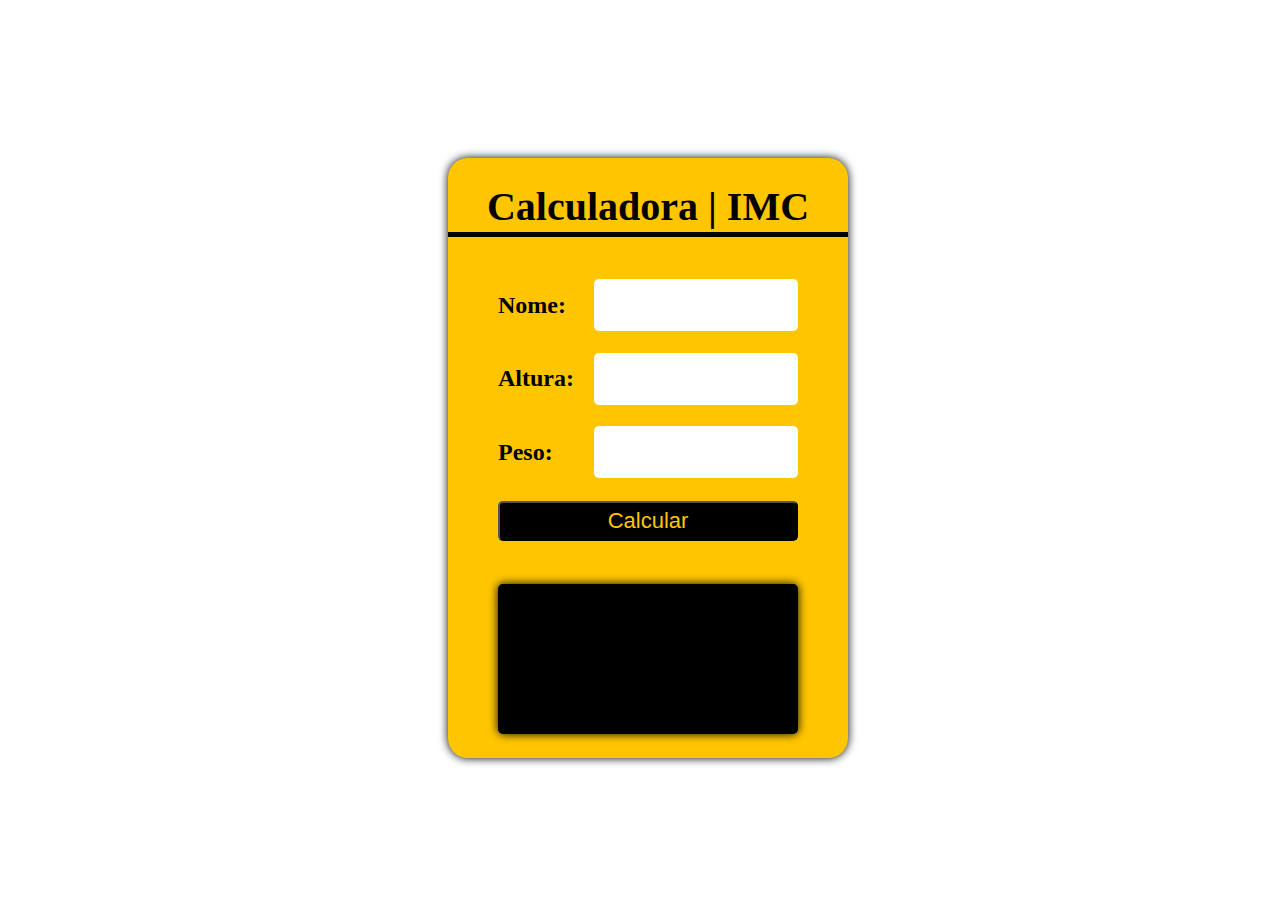
<file: 00-IMC/index.html>
<!DOCTYPE html>
<html lang="en">
<head>
  <meta charset="UTF-8">
  <meta http-equiv="X-UA-Compatible" content="IE=edge">
  <meta name="viewport" content="width=device-width, initial-scale=1.0">
  <title>IMC</title>

  <link rel="stylesheet" href="style.css">
</head>
<body>
  <main>
    <div class="container">
      <div class="title">Calculadora | IMC </div>
      <div class="input">
        <label for="">Nome:</label>
        <input type="text" id="nome">
      </div>
      <div class="input">
        <label for="">Altura:</label>
        <input type="number" id="altura">
      </div>
      <div class="input">
        <label for="">Peso:</label>
        <input type="number" id="peso">
      </div>
      <button id="calcular">Calcular</button>

      <div class="result" id="resultado"></div>
    </div>
  </main>
  <script src="./imc.js"></script>
  <!-- <script src="./teste.js"></script> -->
</body>
</html>
</file>
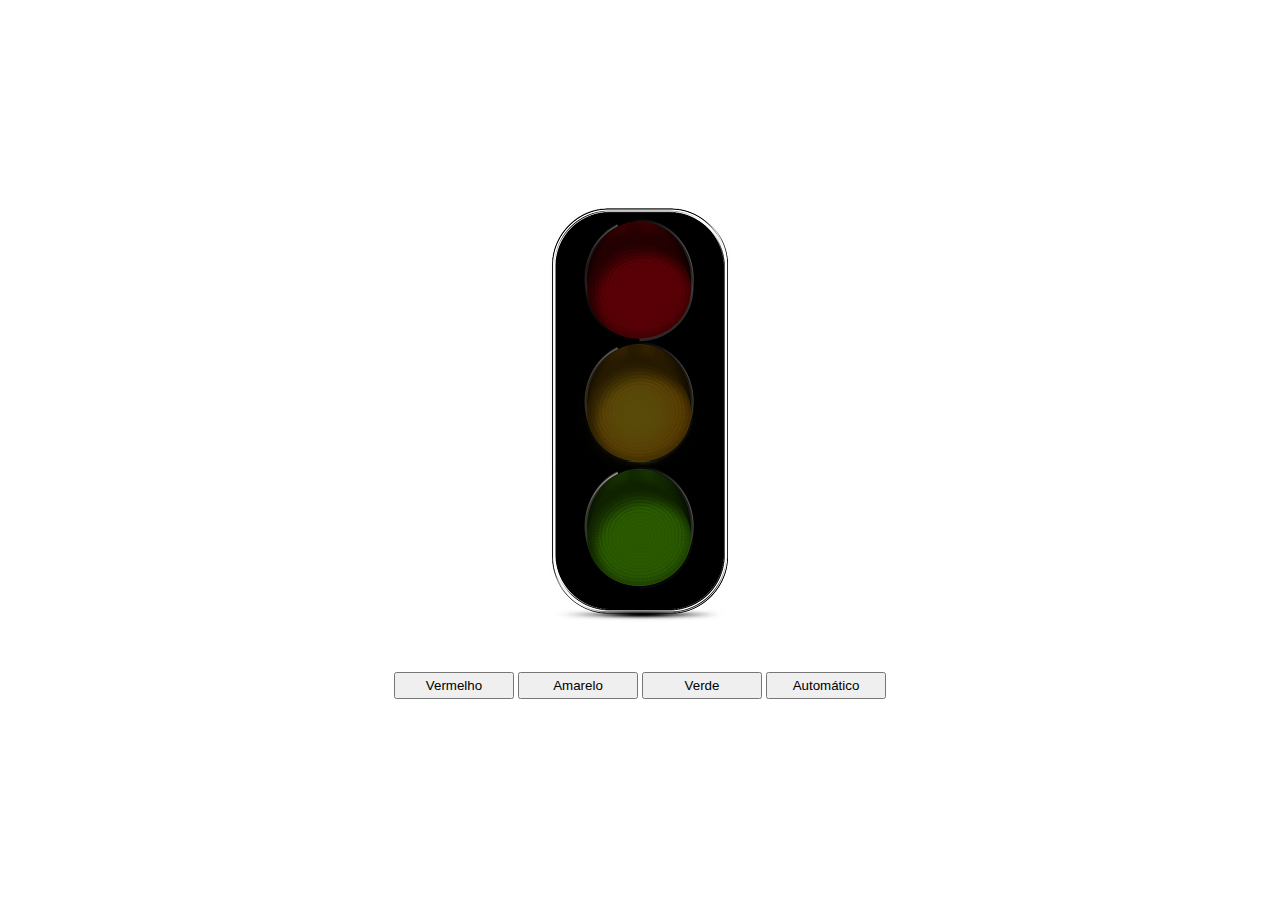
<file: 02-semáforo/index.html>
<!DOCTYPE html>
<html lang="en">
<head>
  <meta charset="UTF-8">
  <meta http-equiv="X-UA-Compatible" content="IE=edge">
  <meta name="viewport" content="width=device-width, initial-scale=1.0">
  <title>Semáfaro</title>

  <link rel="stylesheet" href="style.css">
</head>
<body>
  <main>
    <div>
      <img src="./img/desligado.png" id="img" alt="semafaro desligado">
    </div>
    <div id="buttons">
      <button id="red" class="button">Vermelho</button>
      <button id="yellow" class="button">Amarelo</button>
      <button id="green" class="button">Verde</button>
      <button id="automatic" class="button">Automático</button>
    </div>
  </main>
  
  <script src="./semafaro.js"></script>
</body>
</html>
</file>
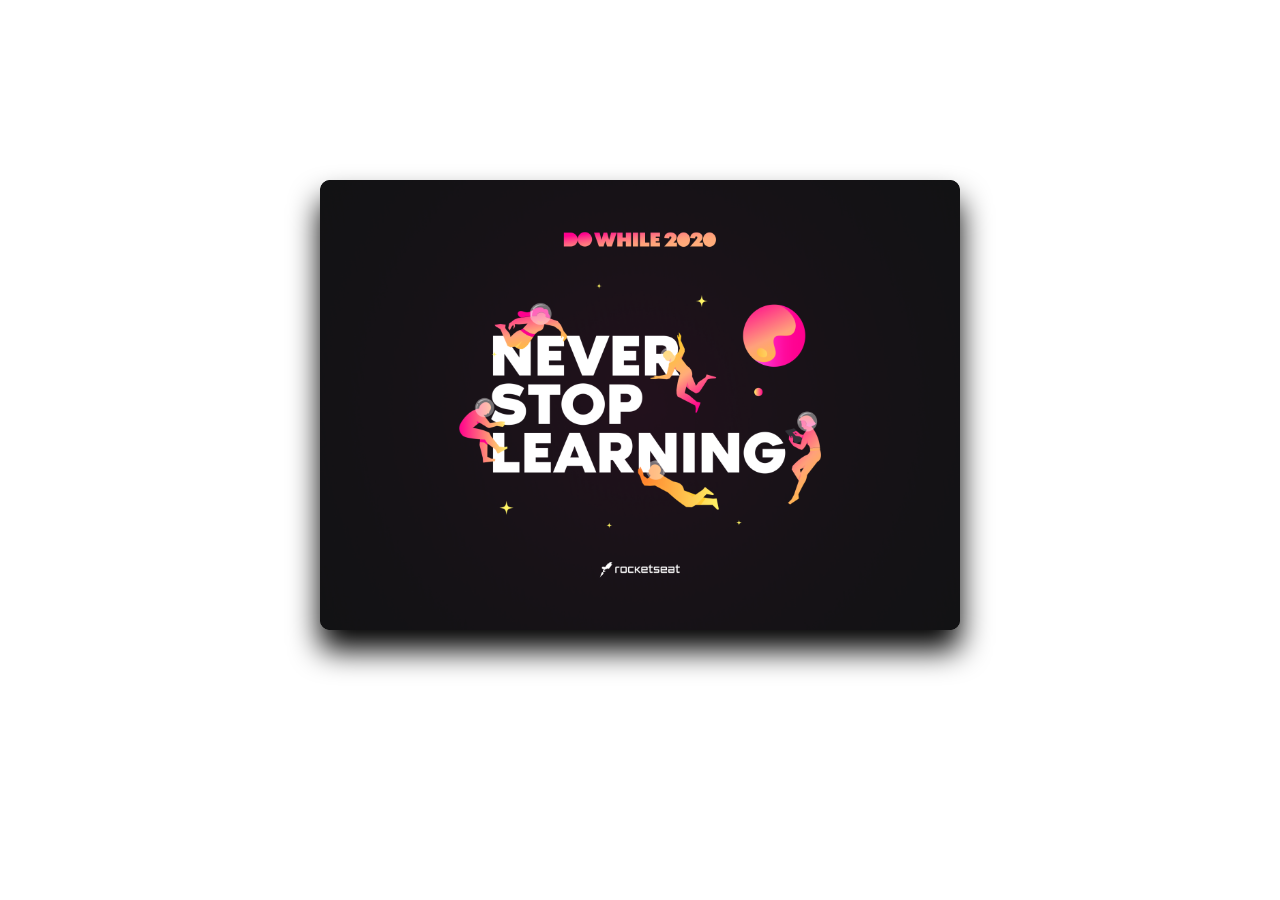
<file: 03 - slideshow/index.html>
<!DOCTYPE html>
<html lang="pt-BR">
<head>
  <meta charset="UTF-8">
  <meta http-equiv="X-UA-Compatible" content="IE=edge">
  <meta name="viewport" content="width=device-width, initial-scale=1.0">
  <title>SLIDE SHOW</title>

  <link rel="stylesheet" href="style.css">
</head>
<body>
  <div class="container-slide">
    <div class="action-button" id="previous">&laquo</div>
    <div class="container-items" id="container-items"></div>
    <div class="action-button" id="next">&raquo</div>
  </div>
  <script src="./slideShow.js"></script>
</body>
</html>
</file>
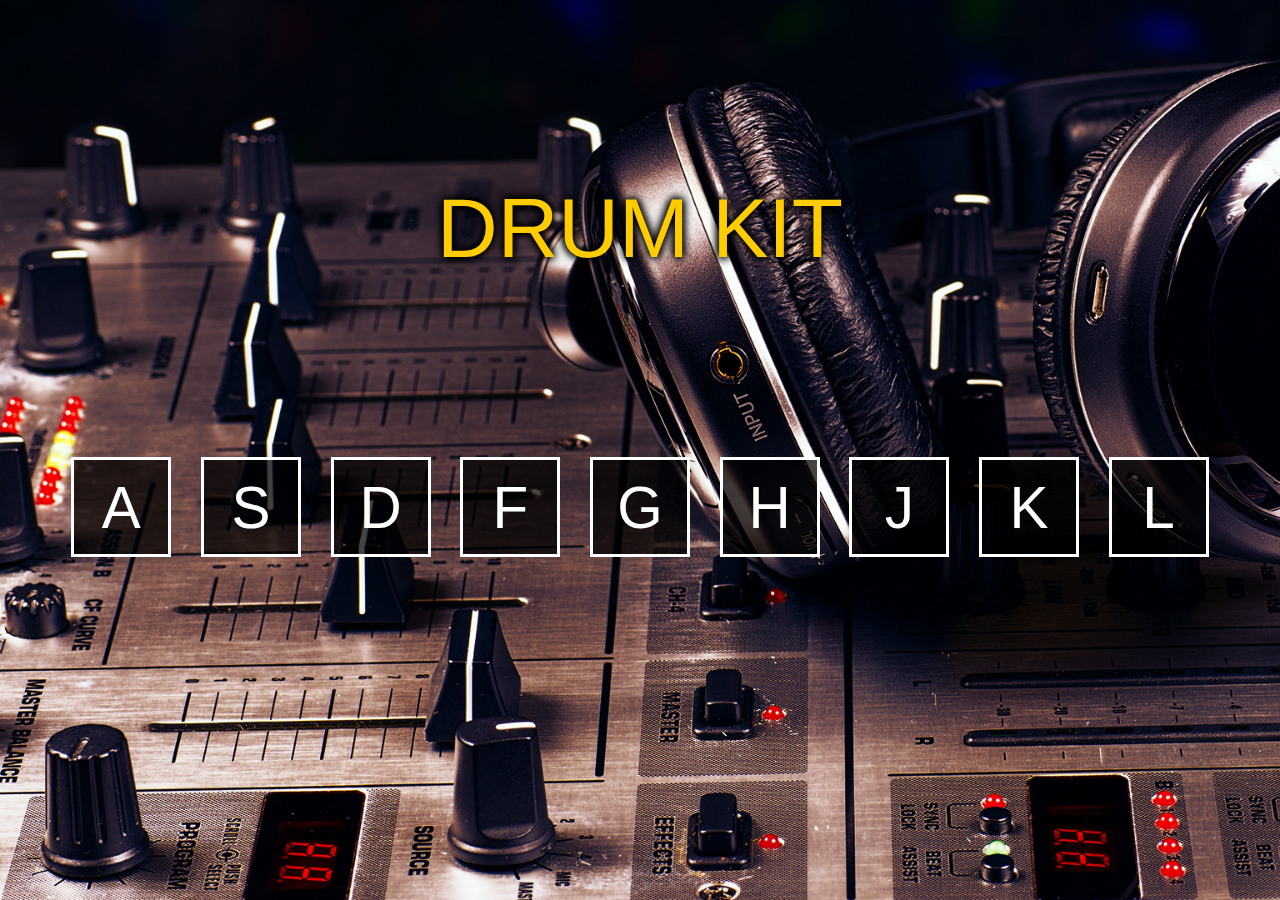
<file: 04-drumkit/index.html>
<!DOCTYPE html>
<html lang="pt-br">
<head>
  <meta charset="UTF-8">
  <meta name="viewport" content="width=device-width, initial-scale=1.0">
  <link rel="stylesheet" href="style.css">
  <title>DRUM KIT</title>
</head>
<body>
  <main>
    <diV class="title">DRUM KIT</div> 
    <div class="container" id="container">
      
    </div>
    <script src="./index.js"></script>
  </main>
</body>
</html>
</file>
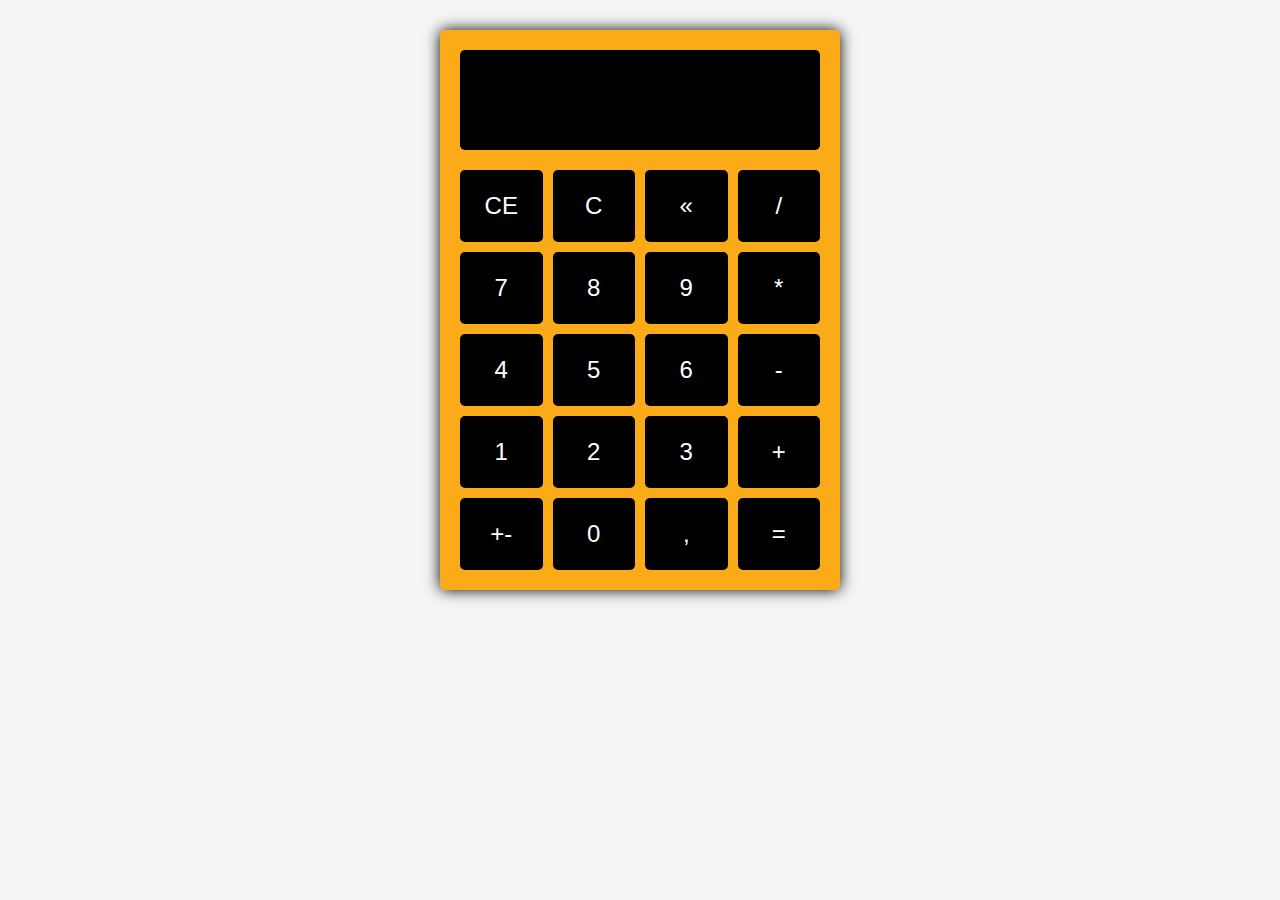
<file: 05-calculator/index.html>
<!DOCTYPE html>
<html lang="en">
<head>
  <meta charset="UTF-8">
  <meta http-equiv="X-UA-Compatible" content="IE=edge">
  <meta name="viewport" content="width=device-width, initial-scale=1.0">
  <title>Calculadora</title>

  <link rel="stylesheet" href="style.css">
</head>
<body>
  <div class="calculator">
    <div class="display" id="display"></div>
    <div class="calculator-buttons">
      <button id="limparDisplay">CE</button>
      <button id="limparCalculo">C</button>
      <button id="backspace">&laquo</button>
      <button id="operadorDividir">/</button>
      <button id="tecla7">7</button>
      <button id="tecla8">8</button>
      <button id="tecla9">9</button>
      <button id="operadorMultiplicar">*</button>
      <button id="tecla4">4</button>
      <button id="tecla5">5</button>
      <button id="tecla6">6</button>
      <button id="operadorSubtrair">-</button>
      <button id="tecla1">1</button>
      <button id="tecla2">2</button>
      <button id="tecla3">3</button>
      <button id="operadorAdicionar">+</button>
      <button id="inverter">+-</button>
      <button id="tecla0">0</button>
      <button id="decimal">,</button>
      <button id="igual">=</button>
    </div>
  </div>

  <script src="./calculator.js"></script>
</body>
</html>
</file>
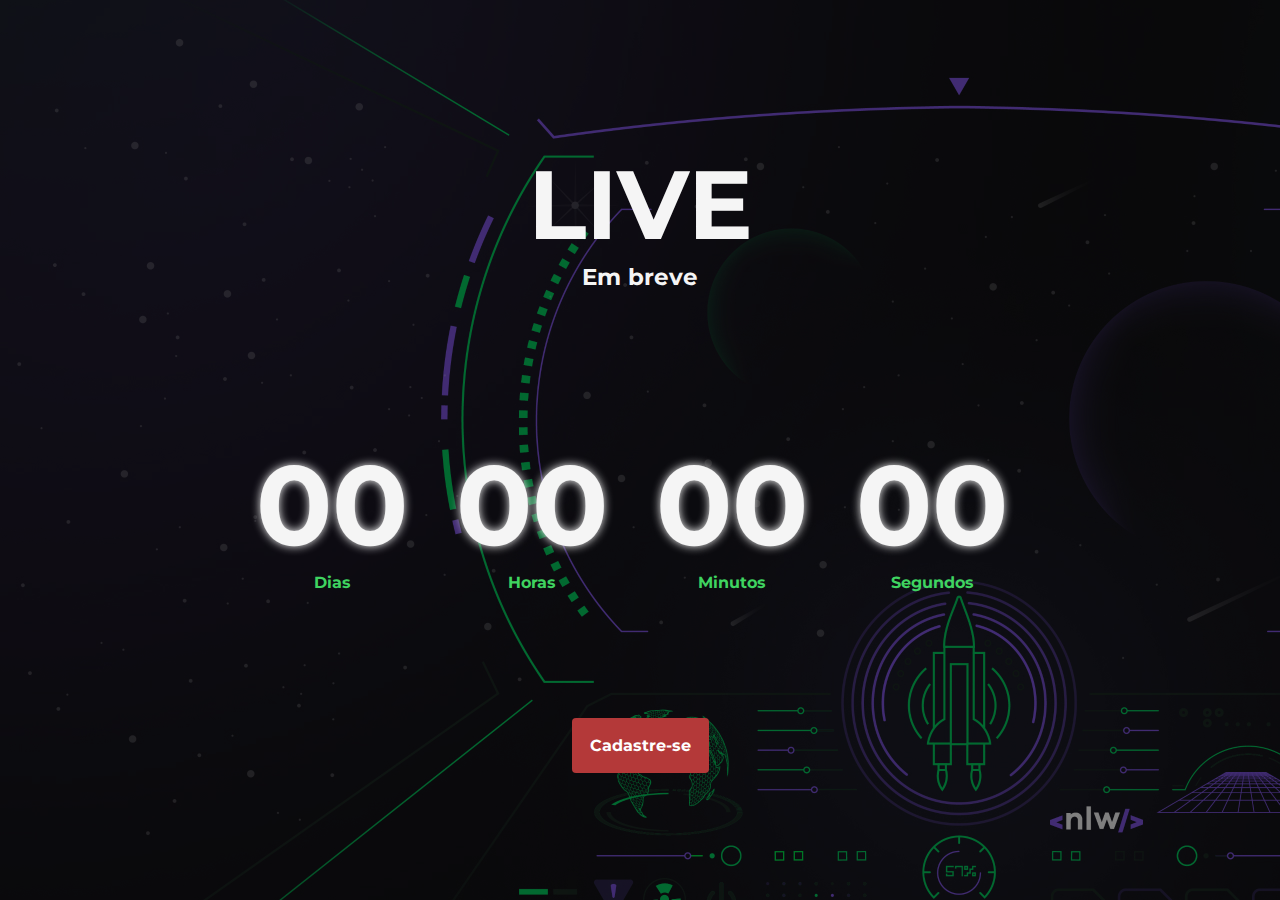
<file: 06-countdown/index.html>
<!DOCTYPE html>
<html lang="pt-BR">
<head>
  <meta charset="UTF-8">
  <meta http-equiv="X-UA-Compatible" content="IE=edge">
  <meta name="viewport" content="width=device-width, initial-scale=1.0">
  <link rel="preconnect" href="https://fonts.googleapis.com">
  <link rel="preconnect" href="https://fonts.gstatic.com" crossorigin>
  <link href="https://fonts.googleapis.com/css2?family=Montserrat:wght@400;500;700&display=swap" rel="stylesheet">

  <link rel="stylesheet" href="style.css">

  <title>Count Down</title>
</head>
<body>
  <div class="container">
    <div class="title"> 
      <h1>LIVE</h1>
      <p>Em breve</p>
    </div>

    <div class="countdown">
      <div class="num">
        <h1 id="dias">00</h1>
        <p>Dias</p>
      </div>

      <div class="num">
        <h1 id="horas">00</h1>
        <p>Horas</p>
      </div>
      
      <div class="num">
        <h1 id="minutos">00</h1>
        <p>Minutos</p>
      </div>

      <div class="num">
        <h1 id="segundos">00</h1>
        <p>Segundos</p>
      </div>
    </div>

    <div class="button">
      <a href="#">Cadastre-se</a>
    </div>
  </div>

  <script src="./main.js"></script>
</body>
</html>
</file>
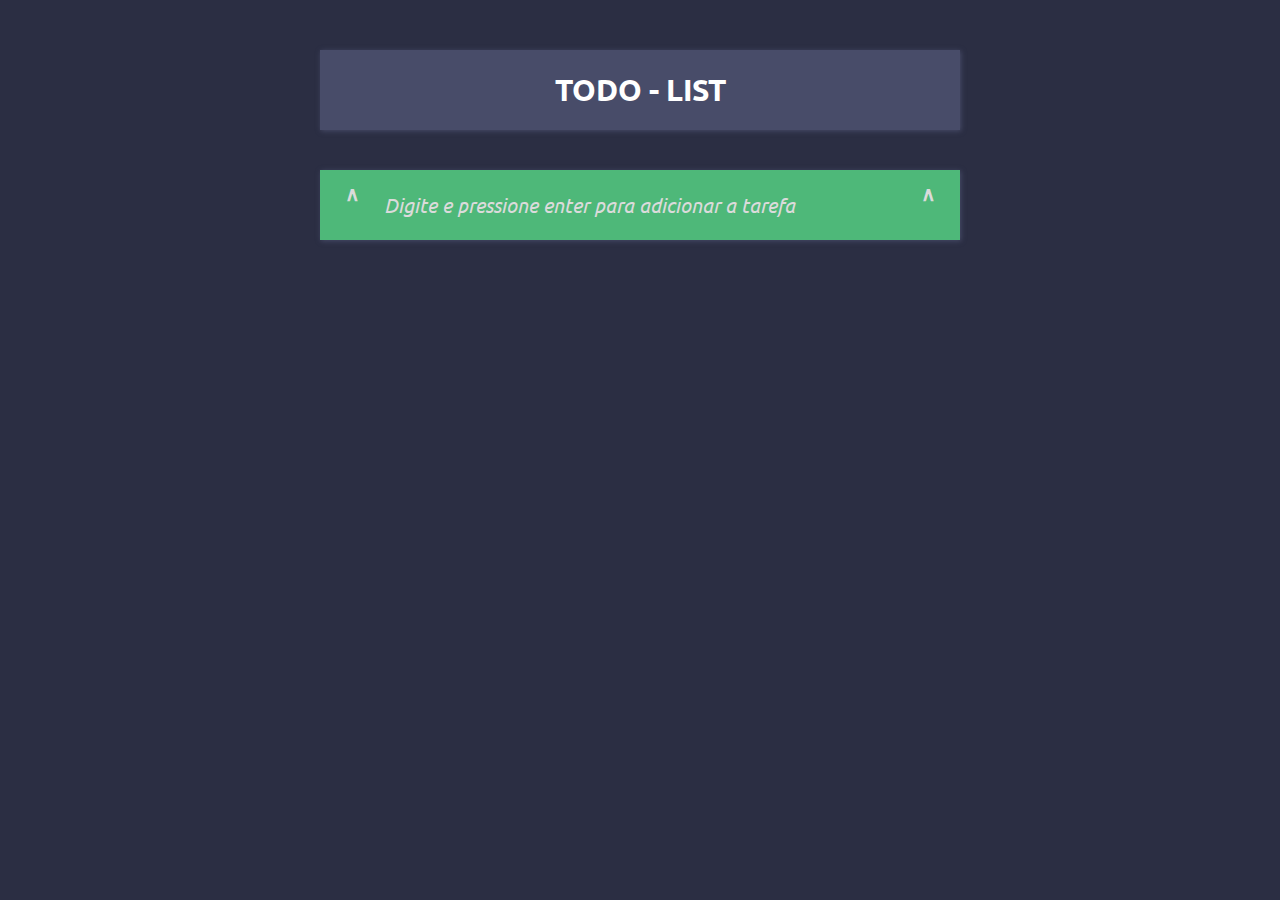
<file: 07-todo-list/index.html>
<!DOCTYPE html>
<html lang="pt-br">
<head>
  <meta charset="UTF-8">
  <meta name="viewport" content="width=device-width, initial-scale=1.0">
  <link rel="preconnect" href="https://fonts.googleapis.com">
  <link rel="preconnect" href="https://fonts.gstatic.com" crossorigin>
  <link href="https://fonts.googleapis.com/css2?family=Ubuntu:wght@300;400;500;700&display=swap" rel="stylesheet">

  <link rel="stylesheet" href="style.css">

  <title>todo-list</title>
</head>
<body>
  <div class="todo">
    <div class="todo__title">
        TODO - LIST
    </div>

    <div class="todo__list" id="todoList">
      
    
    </div>

    <div class="todo__new-item">
      <div>&and;</div>
        <input type="text" id="newItem" placeholder="Digite e pressione enter para adicionar a tarefa">
      <div>&and;</div>
    </div>
  </div>
  <script src="app.js"></script>
</body>
</html>
</file>
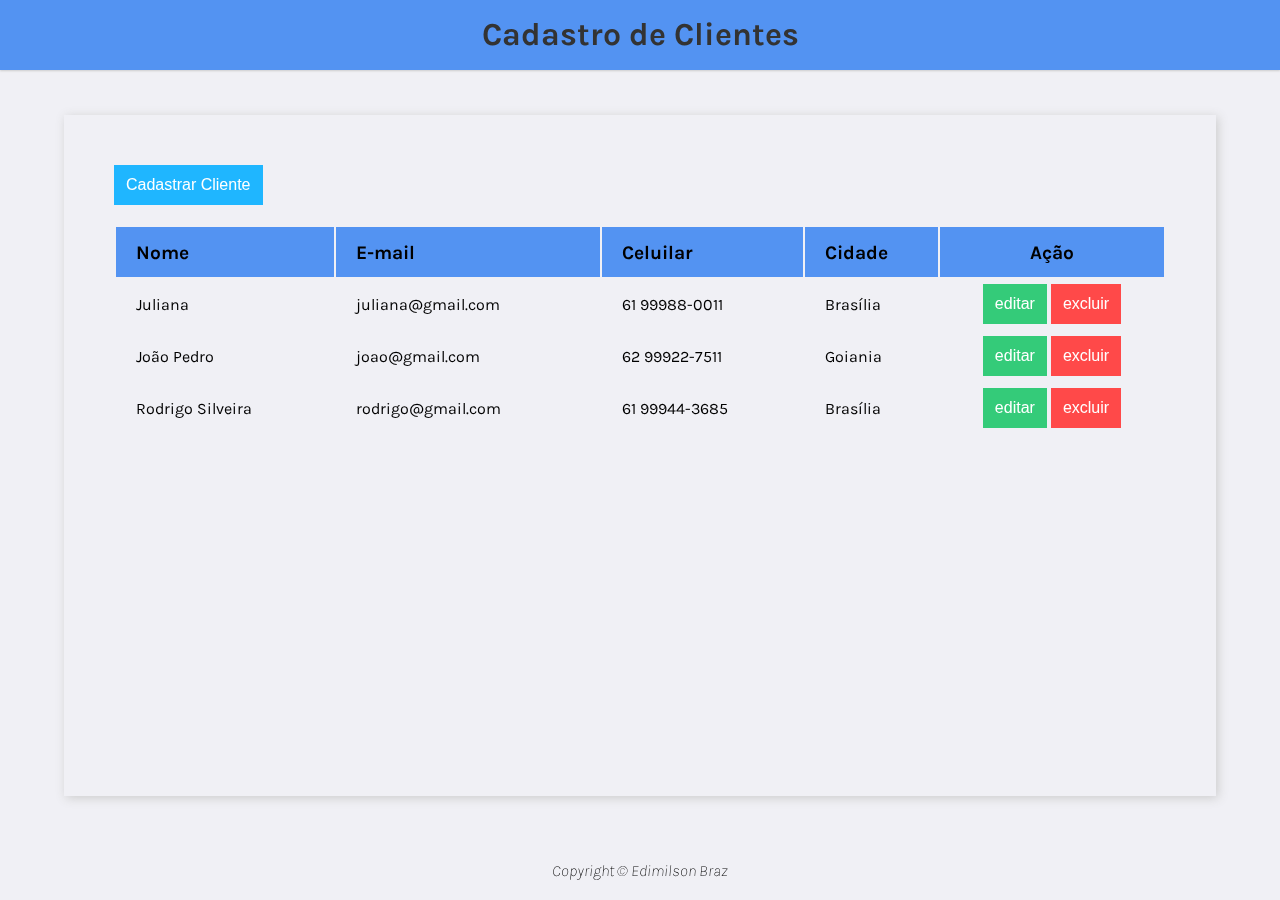
<file: 08 - CRUD_LocalStorage/index.html>
<!DOCTYPE html>
<html lang="pt-BR">
<head>
  <meta charset="UTF-8">
  <meta http-equiv="X-UA-Compatible" content="IE=edge">
  <meta name="viewport" content="width=device-width, initial-scale=1.0">
  <link rel="preconnect" href="https://fonts.gstatic.com">
  <link href="https://fonts.googleapis.com/css2?family=Karla:ital,wght@0,400;0,700;1,200;1,800&display=swap" rel="stylesheet">
  <link rel="stylesheet" href="css/main.css">
  <link rel="stylesheet" href="css/button.css">
  <link rel="stylesheet" href="css/records.css">
  <link rel="stylesheet" href="css/modal.css">
  <script src="main.js" defer></script>

  <title>CRUD - LOCALSTORAGE</title>
</head>
<body>
  <header>
    <h1 class="header-title">Cadastro de Clientes</h1>
  </header>
  <main>
    <button type="button" class="button blue mobile" id="cadastrarCliente">Cadastrar Cliente</button>
    <table class="records">
      <thead>
        <tr>
          <th>Nome</th>
          <th>E-mail</th>
          <th>Celuilar</th>
          <th>Cidade</th>
          <th>Ação</th>
        </tr>
      </thead>
      <tbody>
        <tr>
          <td>Juliana</td>
          <td>juliana@gmail.com</td>
          <td>61 99988-0011</td>
          <td>Brasília</td>
          <td>
            <button type="button" class="button green">editar</button>
            <button type="button" class="button red">excluir</button>
          </td>
        </tr>
        <tr>
          <td>João Pedro</td>
          <td>joao@gmail.com</td>
          <td>62 99922-7511</td>
          <td>Goiania</td>
          <td>
            <button type="button" class="button green">editar</button>
            <button type="button" class="button red">excluir</button>
          </td>
        </tr>
        <tr>
          <td>Rodrigo Silveira</td>
          <td>rodrigo@gmail.com</td>
          <td>61 99944-3685</td>
          <td>Brasília</td>
          <td>
            <button type="button" class="button green">editar</button>
            <button type="button" class="button red">excluir</button>
          </td>
        </tr>
      </tbody>
    </table>

    <!-- MODAL NOVO-CLIENTE -->
    <div class="modal" id="modal">
      <div class="modal-content">
        <header class="modal-header">
          <h2>Novo Cliente</h2>
          <span class="modal-close" id="modalClose">&#10006</span>
        </header>
        <form class="modal-form">
          <input type="text" class="modal-field" placeholder="Nome do Cliente">
          <input type="email" class="modal-field" placeholder="e-mail do Cliente">
          <input type="text" class="modal-field" placeholder="Celular do Cliente">
          <input type="text" class="modal-field" placeholder="Cidade do Cliente">
        </form>
        <footer class="modal-footer">
          <button class="button green">Salvar</button>
          <button class="button blue">Cancelar</button>
        </footer>
      </div>
    </div>
  </main>
  <footer>
    Copyright &copy; Edimilson Braz
  </footer>
  
</body>
</html>
</file>
<file: 00-IMC/style.css>
main {
  display: flex;
  width: 100vw;
  height: 100vh;
  justify-content: center;
  align-items: center;
}

.container {
  display: flex;
  flex-direction: column;
  background: rgb(255, 198, 0);
  width: 400px;
  height: 600px;
  align-items: center;
  justify-content: space-evenly;
  border-radius: 20px;
  box-shadow: 0 0 10px black;
}

.title {
  display: flex;
  justify-content: center;
  align-items: center;
  width: 100%;
  height: 50px;
  font: bold 2.5rem serif;
  border-bottom: solid 5px black;
  margin-bottom: 20px;
}

.input {
  display: flex;
  width: 300px;
  height: 50px;
  justify-content: space-between;
  align-items: center;
}

.input input {
  width: 200px;
  height: 50px;
  border-radius: 5px;
  border: none;
  outline: 0;
  font: bold 1.5rem serif;
  text-align: center;
}

.input label {
  font: bold 1.5rem serif;
}

button {
  width: 300px;
  height: 40px;
  background: #000;
  color: rgb(255, 198, 0);
  outline: none;
  border-radius: 5px;
  cursor: pointer;
  font-size: 22px;
}

.result {
  display: flex;
  margin-top: 20px;
  align-items: center;
  width: 300px;
  height: 150px;
  border-radius: 5px;
  font: italic 1.5rem serif;
  box-shadow: 0px 0px 10px black;
  background: #000;
  color: rgb(255, 198, 0);
  padding: 20px;
  box-sizing: border-box;
  user-select: none;
}
</file>
<file: 02-semáforo/style.css>
* {
  margin: 0;
  padding: 0;
  box-sizing: border-box;
}

main {
  display: flex;
  flex-direction: column;
  align-items: center;
  justify-content: center;
  gap: 5vh;
  height: 100vh;
}

.button {
  padding: 4px;
  width: 120px;
}
</file>
<file: 03 - slideshow/style.css>
* {
  margin: 0;
  padding: 0;
}

.container-slide {
  display: flex;
  justify-content: space-between;
  width: 50vw;  
  height: 50vh;
  background: black;
  margin: 20vh auto;
  border-radius: 10px;
  box-shadow: 0 20px 30px black;
}

.container-items {
  position:absolute;
  display: flex;
  width: 50vw;  
  height: 50vh;
  border-radius: 10px;
  overflow: hidden; /* aparece somente uma imagem por vez */

}

.item {
  width: 50vw;  
  height: 50vh;
  transition: all 1s;
}
.item:first-child {
  margin-left: -100%;
}
.item img {
  width: 50vw;  
  height: 50vh;
  border-radius: 10px;
  object-fit: cover;
}

.action-button {
  font: bold 30px sans-serif;
  display: flex;
  justify-content: center;
  align-items: center;
  width: 50px;
  color: #00000000;
  user-select: none;
  z-index: 1;
}
.action-button:hover {
  color: #fff;
  background: #a38b8b55;
  border-radius: 10px;
  cursor: pointer;
  transition: all 1s;
}
</file>
<file: 04-drumkit/style.css>
* {
  margin: 0;
  padding: 0;
  box-sizing: border-box;
}

body {
  background-image: url(./img/back.jpg);
  background-size: cover;
  width: 100vw;
  height: 100vh;
  font-family: 'Open Sans', sans-serif;
}

main {
  display: flex;
  flex-direction: column;
}

.title {
  color: #ffcc00;
  margin: 20vh auto;
  font-size: calc(5vw + 20px);
  text-shadow: 0 0 10px black, 
               0 0 10px black,
               0 0 10px black;
}

.container {
  /* background-color: white; */
  width: 90vw;
  height: 100px;
  margin: 0 auto;
  display: flex;
  flex-wrap: wrap;
  gap: 15px;
  align-items: center;
  justify-content: space-around;
}

.key {
  display: flex;
  width: 100px;
  height: 100px;
  align-items: center;
  justify-content: center;
  background-color: #000000BB;
  color: #fff;
  font-size: calc(3vw + 20px);
  border: 3px solid white;
  user-select: none;
  cursor: pointer;
}
</file>
<file: 05-calculator/style.css>
* {
  margin: 0;
  padding: 0;
  box-sizing: border-box;
}

body {
  background: whitesmoke;
  padding: 30px 0;
}

.calculator {
  width: 400px;
  margin: 0 auto;
  background: #fbab18;
  padding: 20px;
  border-radius: 5px;
  box-shadow: 0 0 15px black;
}

.display {
  display: flex;
  justify-content: flex-end;
  font: normal 4rem serif;
  margin-bottom: 20px;
  padding: 15px;
  width: 100%;
  height: 100px;
  background: black;
  color: white;
  overflow: hidden;
  border-radius: 5px;

}

.calculator-buttons {
  display: grid;
  grid-template-columns: 1fr 1fr 1fr 1fr;
  gap: 10px;
}

.calculator button {
  background: black;
  color: white;
  padding: 20px;
  border-radius: 5px;
  font-size: 1.5rem;
  outline: none;
  cursor: pointer;
  border: 2px solid black
}

button:hover {
  background: #fbab18;
  color: black;
}
</file>
<file: 06-countdown/style.css>
* {
  margin: 0;
  padding: 0;
  box-sizing: border-box;
}

body {
  font-family: 'Montserrat', sans-serif;
  background: url(./bg.jpg) no-repeat ;
  color: whitesmoke;
  user-select: none;
}

.container {
  display: flex;
  flex-direction: column;
  justify-content: space-evenly;
  align-items: center;
  text-align: center;
  height: 100vh;
  width: 100vw;
  background-color: #00000080;
}

.title {
  font-size: calc(10px + 3vw);

}

.title p {
  font-size: calc(10px + 1vw);
  font-weight: bold;
}

.countdown {
  display: flex;
  width: 60vw;
  justify-content: space-between;
  align-items: center;
  flex-wrap: wrap;
}

.countdown .num {
  margin-right: 1rem;
}

.countdown h1 {
  font-size: calc(10px + 8vw);
  text-shadow: 0 0 10px whitesmoke;
}

.countdown p {
  color: #3FD360;
  font-weight: bold;
}

.button a {
  color: #fff;
  font-weight: bold;
  background-color: rgb(180, 57, 57);
  padding: 18px;
  border-radius: 4px;
  text-decoration: none;
  cursor: pointer;
  transition: 200ms;
}
.button a:hover {
  filter: brightness(.9);
}
</file>
<file: 07-todo-list/style.css>
:root {
    --primary-color: #2B2E43;
    --secondary-color: #484C69;
}

* {
    margin: 0;
    padding: 0;
    box-sizing: border-box;
}
html {
    font-size: 62.5%;
}

body {
    background-color: var(--primary-color);
    font: bold 2rem 'Ubuntu', sans-serif;
    color: #DBDBDB;
}

.todo {
    display: flex;
    width: 50vw;
    flex-direction: column;
    align-items: center;
    margin: 0 auto;
    gap: 15px;
}

.todo__title {
    display: flex;
    background-color: var(--secondary-color);
    width: 100%;
    height: 80px;
    justify-content: center;
    align-items: center;
    margin-top: 50px;
    box-shadow: 1px 1px 5px var(--secondary-color);
    font-size: 3rem;
    color: white;
}

.todo__list {
    display: flex;
    width: 100%;
    flex-direction: column;
    gap: 10px;
}

.todo__item{
    display: flex;
    width: 100%;
    height: 60px;
    justify-content: space-between;
    align-items: center;
    padding: 5px;
    box-shadow: 1px 1px 5px var(--secondary-color);
}
.todo__item > div {
    width: 80%;
}
.todo__item:hover {
    cursor: pointer;
    transition: all .5s ease;
    background-color: var(--secondary-color);
    color: white;
}


.todo__item > input[type='text'] {
    border: none;
    width: 80%;
    font: inherit;
}

.todo__item > input[type='button'],
.todo__item > input[type='checkbox'] {
    width: 30px;
    height: 30px;
    font: inherit;
}


.todo__item > input[type='checkbox']:checked  + div {
    text-decoration:line-through;
    
}

.todo__new-item{
    display: flex;
    background-color: #4EB879;
    width: 100%;
    height: 70px;
    justify-content: space-evenly;
    padding: 10px 0;
    box-shadow: 1px 1px 5px var(--secondary-color);
    margin: 10px;
    font: inherit;
}

.todo__new-item > input{
    background-color: #4EB879;
    border: none;
    width: 80%;
    outline: none;
    font: inherit;
    color: white;

}

.todo__new-item > input::placeholder {
    color: #DBDBDB;
    font-style: italic;
    font-weight: normal;
}
</file>
<file: 08 - CRUD_LocalStorage/css/main.css>
*{
  padding: 0;
  margin: 0;
  box-sizing: border-box;
}

:root{
  --primary-color: #5393F2;
  --secundary-color: #FFF1CC;
  --shadow-color: #CCC;
  --text-color: #FFF;
}

body{
  min-height: 100vh;
  display: flex;
  flex-direction: column;
  font-family: 'karla', sans-serif;
  position:relative;
  background: #f0f0f5;
}

header{
  background-color: var(--primary-color);
  height: 70px;
  text-align: center;
  line-height: 70px;
  box-shadow: 0 1px 2px var(--shadow-color);
}

h1.header-title{
  color: #333;
  font-size: 2rem;
}


main{
  flex-grow: 1;
  display: flex;
  flex-direction: column;
  align-items: flex-start;
  width: 90%;
  margin: 5vh auto;
  padding: 50px;
  box-shadow: 2px 2px 10px var(--shadow-color);
  gap: 20px;
}

footer{
  width:100;
  text-align: center;
  font-weight: 200;
  font-style: italic;
  padding: 20px;
}

@media (max-width:480px){
  header{
      position:fixed;
      width:100%;
  }
  .header-title{
      font-size: 1.5rem;
  }

  main{
      padding: 0;
      margin: 20px 0 0 0;
      width:100%;
      box-shadow: none;
  }
}
</file>
<file: 08 - CRUD_LocalStorage/css/button.css>
.button{
  border-style: none;
  height: 40px;
  padding: 6px 12px;
  background-color: black;
  color: white;
  font-size: 1rem;
  cursor: pointer;
  transition: box-shadow .6s ease;
}

.button.blue{
  background-color: #1FB6FF;
}

button.green{
  background-color: #34cb79;
}

button.red{
  background-color: #FF4949;
}

.button:hover{
  box-shadow: inset 200px 0 0 #00000055;
}

@media(max-width:480px){
  .button.mobile{
      color:transparent;
      font-size:0;
      width:50px;
      height:50px;
      border-radius: 50%;
      position:fixed;
      top: 90vh;
      left: 80vw;
  }
  .button.mobile::before{
      content: "+";
      color:black;
      font-size:2rem;
      width:100%;
      height:100%;
  }
}
</file>
<file: 08 - CRUD_LocalStorage/css/records.css>
.records{
  width: 100%;
  user-select: none;
  text-align: left;
}

.records th{
  height: 50px;
  background-color: var(--primary-color);
  padding-left: 20px;
  font-size: 1.2rem;    
}
.records td{
  height: 50px;
  padding-left: 20px;
}

.records th:last-child,
.records td:last-child{
  padding: 0;
  min-width: 140px;
  text-align: center;
}

.records tr:hover{
  background-color: var(--secundary-color);
}

@media(max-width:480px){
  .records{
      border-spacing: 5px;
  }
  .records thead{
      display:none;
  }
  .records tr{
      box-shadow: 0 1px 3px var(--shadow-color);
  }
  .records td:not(:first-child){
      display:flex;
      justify-content: space-between;
      padding: 0 20px;
  }

  .records td{
      margin:10px 0;
  }

  .records tr:hover{
      background-color: inherit;
  }
}
</file>
<file: 08 - CRUD_LocalStorage/css/modal.css>
.modal{
  position: fixed;
  top:0;
  left:0;
  width: 100%;
  height: 100%;
  background: #00000090;
  opacity: 0;
  z-index: -1;
}

.modal.active{
  opacity: 1;
  z-index: 1;
}

.modal-content{
  display: flex;
  flex-direction: column;
  gap:20px;
  width: 50vw;
  margin: 15vh auto;
  padding-bottom: 20px;
  background-color: white;
  box-shadow: 1px 1px 10px black;
}

.modal-header{
  display: flex;
  position: relative;
  justify-content: center;
  height: 40px;
  line-height: 40px;
  font-size: 1rem;
}



.modal-close{
  position: absolute;
  right: 0;
  display: block;
  width: 40px;
  height: 40px;
  text-align: center;
  user-select: none;
  cursor: pointer;
}

.modal-close:hover{
  background-color: #FF4949;
  color: white;
}

.modal-form{
  display: flex;
  justify-content: space-between;
  flex-wrap: wrap;
  gap: 20px;
  padding: 0 20px;
}

.modal-field{
  width: calc(50% - 10px);
  height: 40px;
  outline-style: none;
  border-style: none;
  box-shadow: 0 0 2px black;
  padding: 0 10px;
  font-size:1rem;
}

.modal-field:focus{
  border: 2px solid var(--primary-color);
  box-shadow: 0 0 3px var(--primary-color);
}


.modal-footer{
  background-color: inherit;
  text-align: right;
  padding: 0 20px;
}

@media (max-width:480px){
  .modal{
      top:100%;
      transition: all 1s ease;
  }
  .modal.active{
      top:0;
  }
  .modal-content{
      margin:0;
      width:100%;
      position:fixed;
  }
  .modal-field{
      width:100%;
  }
}
</file>
